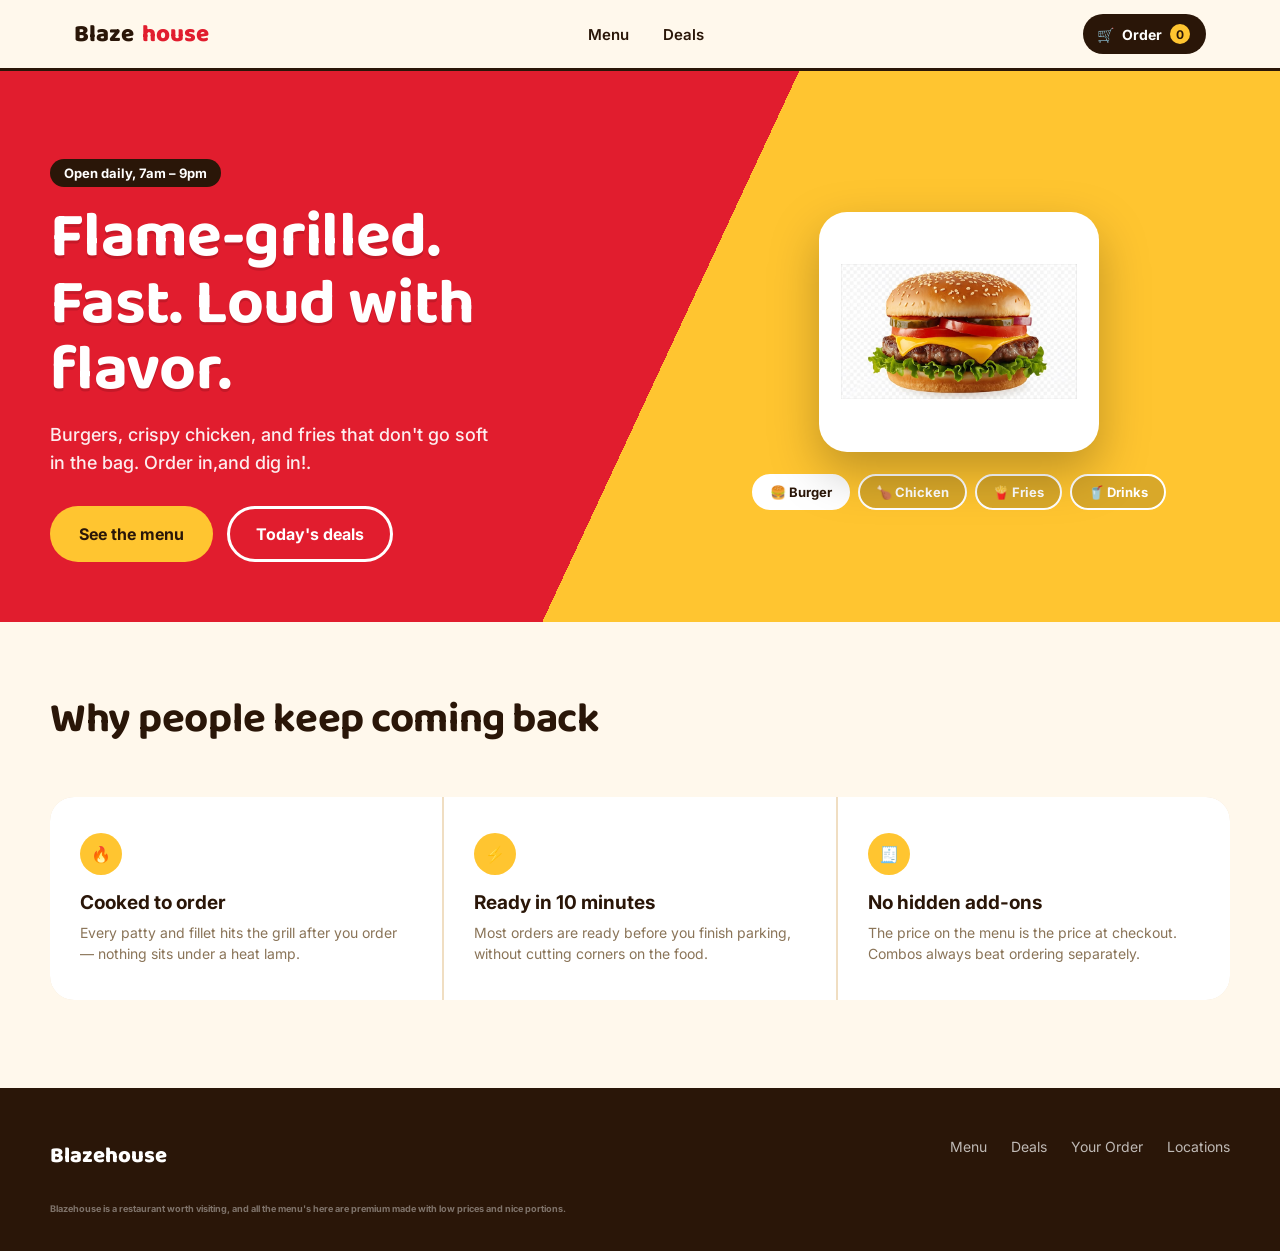
<file: index.html>
<!DOCTYPE html>
<html lang="en">
<head>
<meta charset="UTF-8">
<meta name="viewport" content="width=device-width, initial-scale=1.0">
<title>Blazehouse — Flame-grilled, fast.</title>
<link rel="preconnect" href="https://fonts.googleapis.com">
<link rel="preconnect" href="https://fonts.gstatic.com" crossorigin>
<link href="https://fonts.googleapis.com/css2?family=Baloo+2:wght@600;700;800&family=Inter:wght@400;500;600;700&display=swap" rel="stylesheet">
<link rel="stylesheet" href="style.css">
</head>
<body>

<nav>
  <div class="nav-inner">
    <div class="nav-logo">Blaze<span>house</span></div>
    <button class="nav-toggle" id="nav-toggle" aria-label="Toggle menu" aria-expanded="false" aria-controls="nav-links">
      <span></span><span></span><span></span>
    </button>
    <div class="nav-links" id="nav-links">
      <a href="menu.html" rel="noopener">Menu</a>
      <a href="deals.html" rel="noopener">Deals</a>
    </div>
    <a class="nav-cart-btn" href="order.html" rel="noopener">
      🛒 <span class="cart-text">Order</span> <span class="badge" id="cart-badge">0</span>
    </a>
  </div>
</nav>

<header class="hero">
  <div class="hero-inner">
    <div>
      <span class="hero-eyebrow">Open daily, 7am – 9pm</span>
      <h1>Flame-grilled.<br>Fast. Loud with flavor.</h1>
      <p>Burgers, crispy chicken, and fries that don't go soft in the bag. Order in,and dig in!.</p>
      <div class="hero-ctas">
        <a href="menu.html" rel="noopener" class="btn btn-yellow">See the menu</a>
        <a href="deals.html" rel="noopener" class="btn btn-outline">Today's deals</a>
      </div>
    </div>
    <div class="hero-visual">
      <div class="visual-stage" id="hero-visual-stage"><!-- filled by hero.js --></div>
      <div class="visual-tabs">
        <button class="visual-tab active" data-visual="burger">🍔 Burger</button>
        <button class="visual-tab" data-visual="chicken">🍗 Chicken</button>
        <button class="visual-tab" data-visual="fries">🍟 Fries</button>
        <button class="visual-tab" data-visual="drink">🥤 Drinks</button>
      </div>
    </div>
  </div>
</header>

<section id="why">
  <div class="section-inner">
    <div class="section-head">
      <h2>Why people keep coming back</h2>
    </div>
    <div class="why-grid">
      <div class="why-card">
        <div class="num">🔥</div>
        <h4>Cooked to order</h4>
        <p>Every patty and fillet hits the grill after you order — nothing sits under a heat lamp.</p>
      </div>
      <div class="why-card">
        <div class="num">⚡</div>
        <h4>Ready in 10 minutes</h4>
        <p>Most orders are ready before you finish parking, without cutting corners on the food.</p>
      </div>
      <div class="why-card">
        <div class="num">🧾</div>
        <h4>No hidden add-ons</h4>
        <p>The price on the menu is the price at checkout. Combos always beat ordering separately.</p>
      </div>
    </div>
  </div>
</section>

<footer>
  <div class="footer-inner">
    <div class="footer-logo">Blazehouse</div>
    <div class="footer-links">
      <a href="menu.html" rel="noopener">Menu</a>
      <a href="deals.html" rel="noopener">Deals</a>
      <a href="order.html" rel="noopener">Your Order</a>
      <a href="#">Locations</a>
    </div>
  </div>
  <div class="disclosure">
<h5>Blazehouse is a restaurant worth visiting, and all the menu's here are premium made with low prices and nice portions.</h5>
  </div>
</footer>

<div class="toast" id="toast"></div>
<script src="cart.js"></script>
<script src="data.js"></script>
<script src="hero.js"></script>
</body>
</html>
</file>
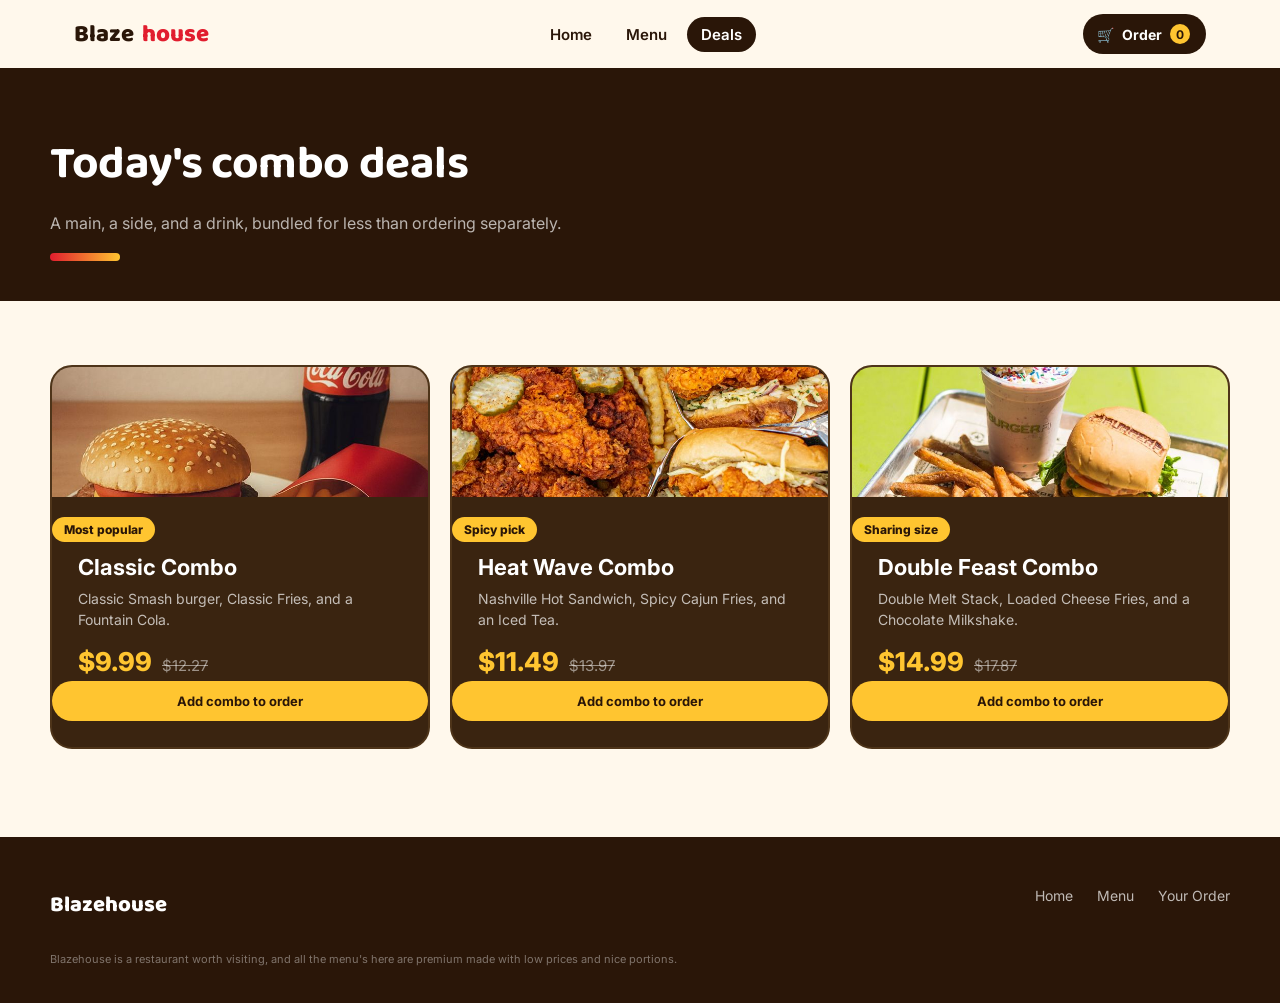
<file: deals.html>
<!DOCTYPE html>
<html lang="en">
<head>
<meta charset="UTF-8">
<meta name="viewport" content="width=device-width, initial-scale=1.0">
<title>Today's Deals — Blazehouse</title>
<link rel="preconnect" href="https://fonts.googleapis.com">
<link rel="preconnect" href="https://fonts.gstatic.com" crossorigin>
<link href="https://fonts.googleapis.com/css2?family=Baloo+2:wght@600;700;800&family=Inter:wght@400;500;600;700&display=swap" rel="stylesheet">
<link rel="stylesheet" href="style.css">
</head>
<body>

<nav>
  <div class="nav-inner">
    <div class="nav-logo">Blaze<span>house</span></div>
    <button class="nav-toggle" id="nav-toggle" aria-label="Toggle menu" aria-expanded="false" aria-controls="nav-links">
      <span></span><span></span><span></span>
    </button>
    <div class="nav-links" id="nav-links">
      <a href="index.html" rel="noopener">Home</a>
      <a href="menu.html" rel="noopener">Menu</a>
      <a href="deals.html" class="current">Deals</a>
    </div>
    <a class="nav-cart-btn" href="order.html" rel="noopener">
      🛒 <span class="cart-text">Order</span> <span class="badge" id="cart-badge">0</span>
    </a>
  </div>
</nav>

<div class="page-banner">
  <div class="page-banner-inner">
    <h1>Today's combo deals</h1>
    <p>A main, a side, and a drink, bundled for less than ordering separately.</p>
    <div class="accent-bar"></div>
  </div>
</div>

<section id="deals">
  <div class="section-inner">
    <div class="deal-grid" id="deal-grid"><!-- filled by deals.js --></div>
  </div>
</section>

<footer>
  <div class="footer-inner">
    <div class="footer-logo">Blazehouse</div>
    <div class="footer-links">
      <a href="index.html" rel="noopener">Home</a>
      <a href="menu.html" rel="noopener">Menu</a>
      <a href="order.html" rel="noopener">Your Order</a>
    </div>
  </div>
  <div class="disclosure">
    Blazehouse is a restaurant worth visiting, and all the menu's here are premium made with low prices and nice portions.
  </div>
</footer>

<div class="toast" id="toast"></div>
<script src="cart.js"></script>
<script src="data.js"></script>
<script src="deals.js"></script>
</body>
</html>
</file>
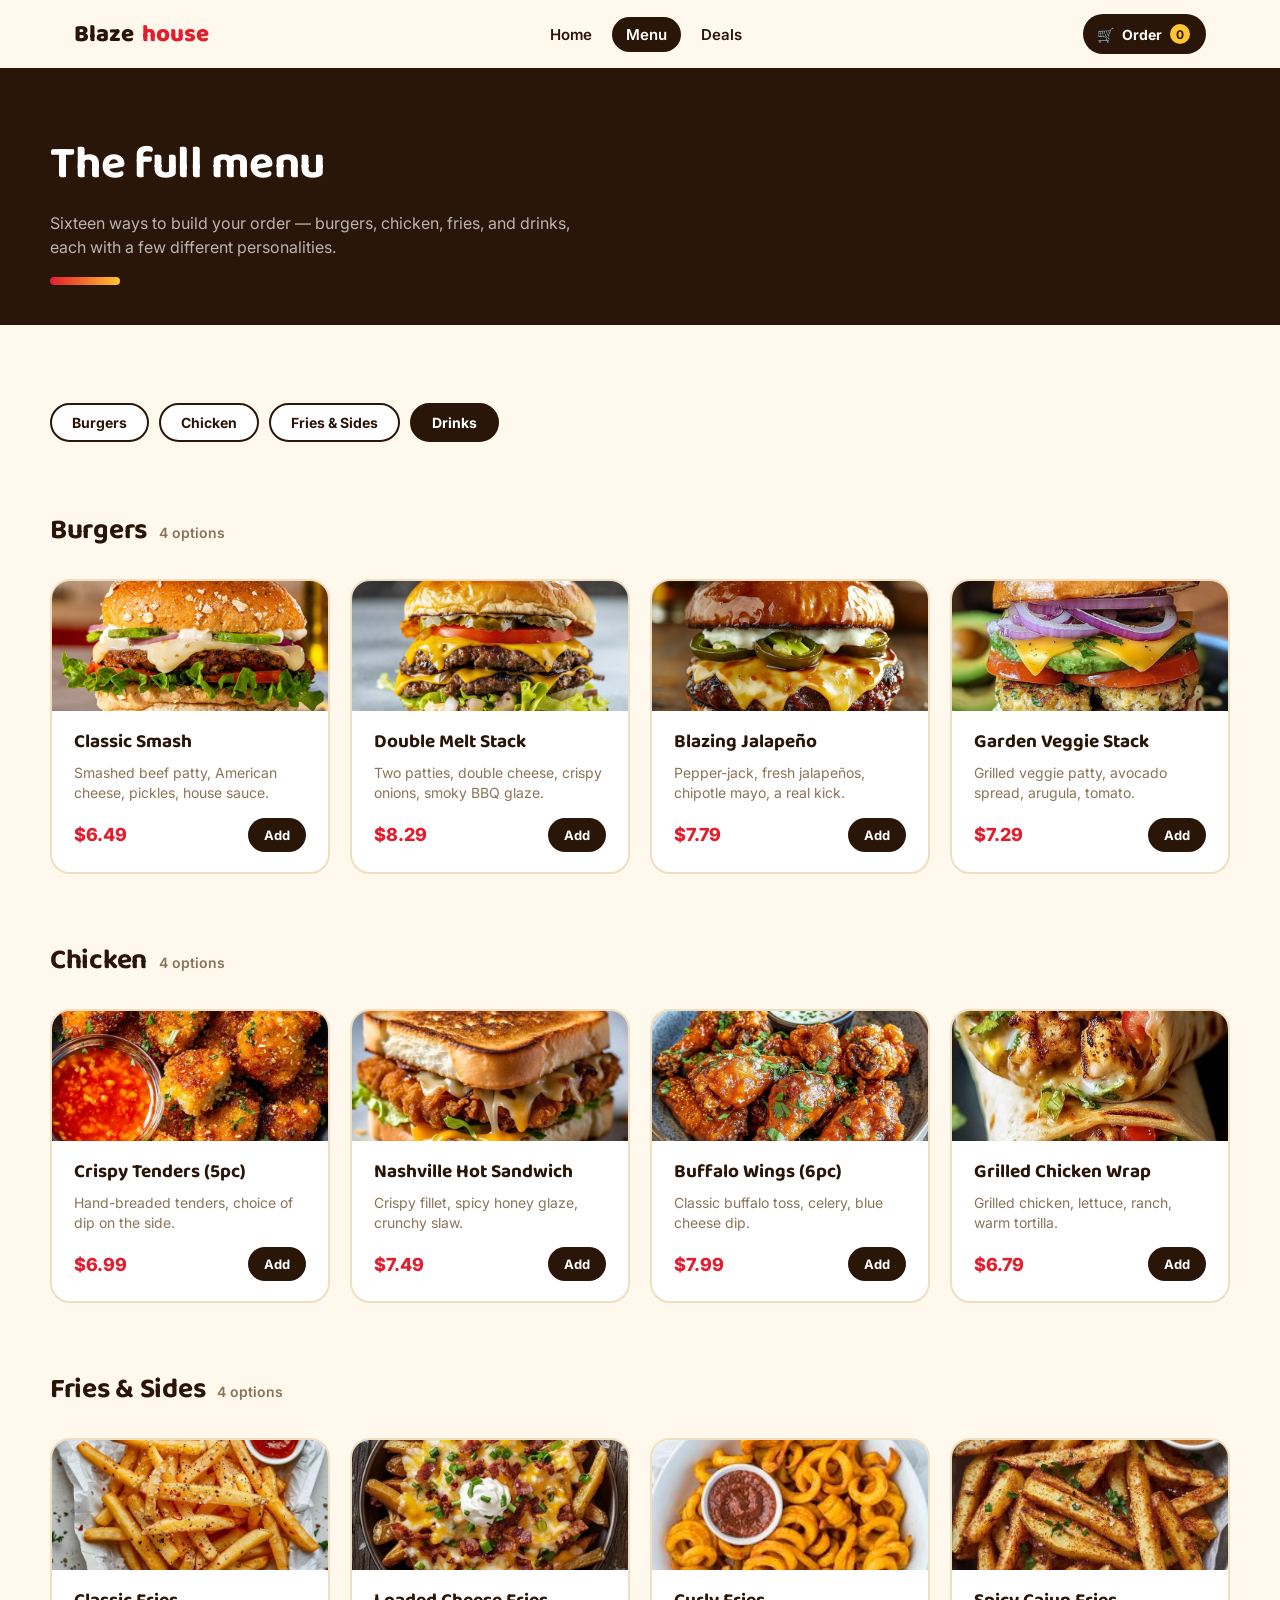
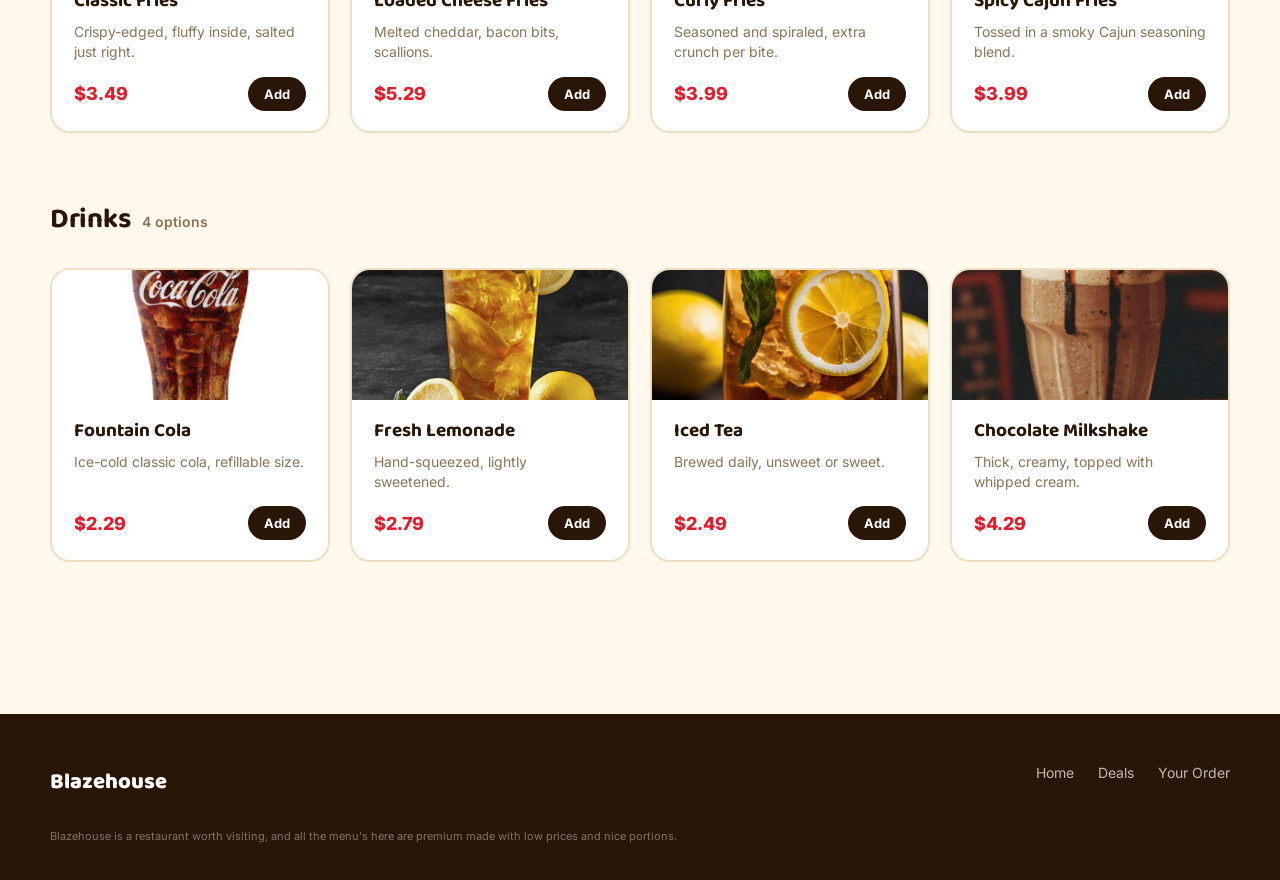
<file: menu.html>
<!DOCTYPE html>
<html lang="en">
<head>
<meta charset="UTF-8">
<meta name="viewport" content="width=device-width, initial-scale=1.0">
<title>Menu — Blazehouse</title>
<link rel="preconnect" href="https://fonts.googleapis.com">
<link rel="preconnect" href="https://fonts.gstatic.com" crossorigin>
<link href="https://fonts.googleapis.com/css2?family=Baloo+2:wght@600;700;800&family=Inter:wght@400;500;600;700&display=swap" rel="stylesheet">
<link rel="stylesheet" href="style.css">
</head>
<body>

<nav>
  <div class="nav-inner">
    <div class="nav-logo">Blaze<span>house</span></div>
    <button class="nav-toggle" id="nav-toggle" aria-label="Toggle menu" aria-expanded="false" aria-controls="nav-links">
      <span></span><span></span><span></span>
    </button>
    <div class="nav-links" id="nav-links">
      <a href="index.html" rel="noopener">Home</a>
      <a href="menu.html" class="current">Menu</a>
      <a href="deals.html" rel="noopener">Deals</a>
    </div>
    <a class="nav-cart-btn" href="order.html" rel="noopener">
      🛒 <span class="cart-text">Order</span> <span class="badge" id="cart-badge">0</span>
    </a>
  </div>
</nav>

<div class="page-banner">
  <div class="page-banner-inner">
    <h1>The full menu</h1>
    <p>Sixteen ways to build your order — burgers, chicken, fries, and drinks, each with a few different personalities.</p>
    <div class="accent-bar"></div>
  </div>
</div>

<section id="menu">
  <div class="section-inner">
    <div class="cat-tabs">
      <button class="cat-tab active" data-target="burgers" onclick="document.getElementById('burgers').scrollIntoView({behavior:'smooth'})">Burgers</button>
      <button class="cat-tab" data-target="chicken" onclick="document.getElementById('chicken').scrollIntoView({behavior:'smooth'})">Chicken</button>
      <button class="cat-tab" data-target="fries" onclick="document.getElementById('fries').scrollIntoView({behavior:'smooth'})">Fries & Sides</button>
      <button class="cat-tab" data-target="drinks" onclick="document.getElementById('drinks').scrollIntoView({behavior:'smooth'})">Drinks</button>
    </div>

    <div id="menu-groups"><!-- filled by menu.js --></div>
  </div>
</section>

<footer>
  <div class="footer-inner">
    <div class="footer-logo">Blazehouse</div>
    <div class="footer-links">
      <a href="index.html" rel="noopener">Home</a>
      <a href="deals.html" rel="noopener">Deals</a>
      <a href="order.html" rel="noopener">Your Order</a>
    </div>
  </div>
  <div class="disclosure">
    Blazehouse is a restaurant worth visiting, and all the menu's here are premium made with low prices and nice portions.
  </div>
</footer>

<div class="toast" id="toast"></div>
<script src="cart.js"></script>
<script src="data.js"></script>
<script src="menu.js"></script>
</body>
</html>
</file>
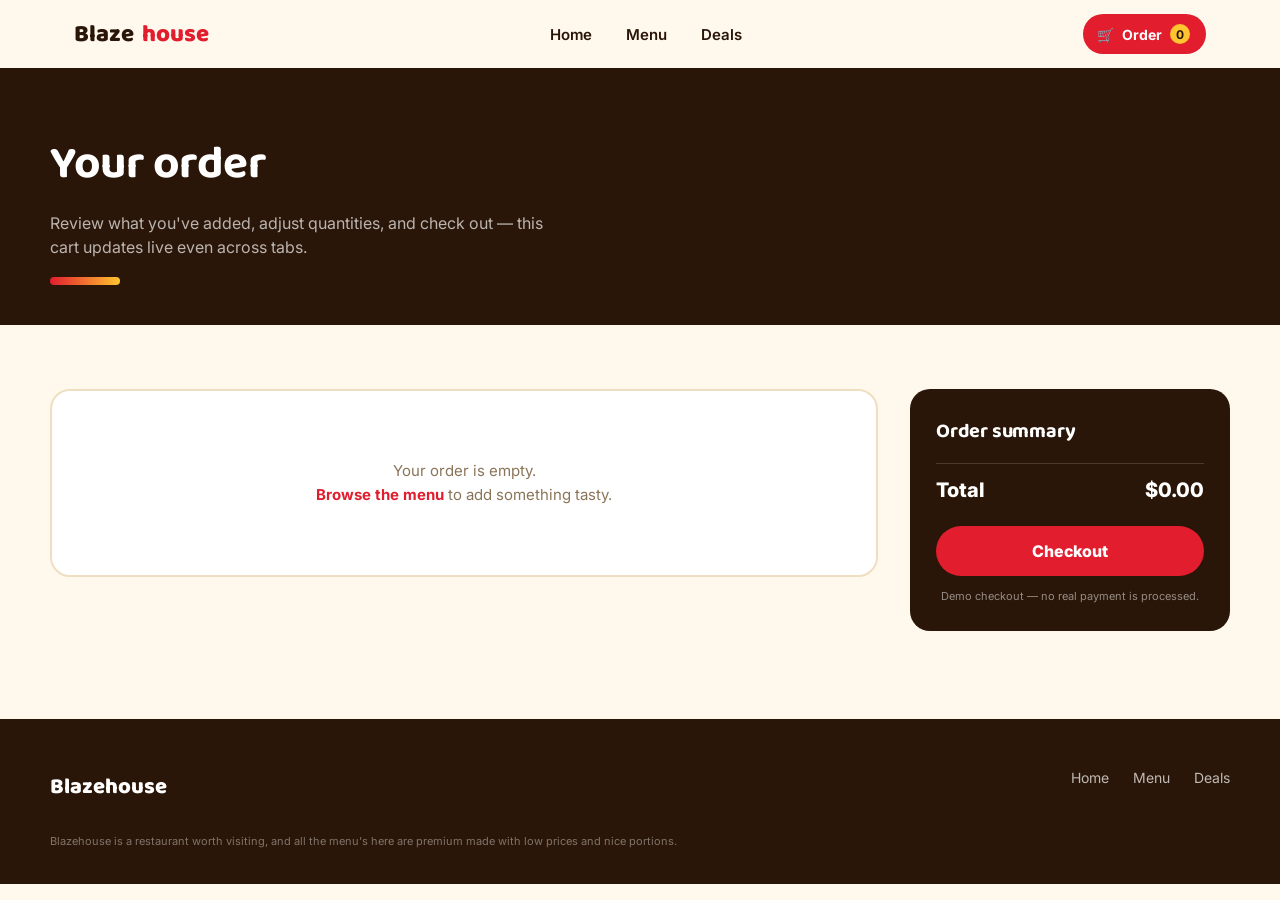
<file: order.html>
<!DOCTYPE html>
<html lang="en">
<head>
<meta charset="UTF-8">
<meta name="viewport" content="width=device-width, initial-scale=1.0">
<title>Your Order — Blazehouse</title>
<link rel="preconnect" href="https://fonts.googleapis.com">
<link rel="preconnect" href="https://fonts.gstatic.com" crossorigin>
<link href="https://fonts.googleapis.com/css2?family=Baloo+2:wght@600;700;800&family=Inter:wght@400;500;600;700&display=swap" rel="stylesheet">
<link rel="stylesheet" href="style.css">
</head>
<body>

<nav>
  <div class="nav-inner">
    <div class="nav-logo">Blaze<span>house</span></div>
    <button class="nav-toggle" id="nav-toggle" aria-label="Toggle menu" aria-expanded="false" aria-controls="nav-links">
      <span></span><span></span><span></span>
    </button>
    <div class="nav-links" id="nav-links">
      <a href="index.html" rel="noopener">Home</a>
      <a href="menu.html" rel="noopener">Menu</a>
      <a href="deals.html" rel="noopener">Deals</a>
    </div>
    <a class="nav-cart-btn" href="order.html" style="background:var(--red);">
      🛒 <span class="cart-text">Order</span> <span class="badge" id="cart-badge">0</span>
    </a>
  </div>
</nav>

<div class="page-banner">
  <div class="page-banner-inner">
    <h1>Your order</h1>
    <p>Review what you've added, adjust quantities, and check out — this cart updates live even across tabs.</p>
    <div class="accent-bar"></div>
  </div>
</div>

<section id="order">
  <div class="section-inner">
    <div class="order-layout">
      <div class="order-list" id="order-items"><!-- filled by order.js --></div>

      <div class="order-summary">
        <h3>Order summary</h3>
        <div class="order-total-row"><span>Total</span><span id="order-total">$0.00</span></div>
        <button class="checkout-btn" id="checkout-btn">Checkout</button>
        <div class="order-note">Demo checkout — no real payment is processed.</div>
      </div>
    </div>
  </div>
</section>

<footer>
  <div class="footer-inner">
    <div class="footer-logo">Blazehouse</div>
    <div class="footer-links">
      <a href="index.html" rel="noopener">Home</a>
      <a href="menu.html" rel="noopener">Menu</a>
      <a href="deals.html" rel="noopener">Deals</a>
    </div>
  </div>
  <div class="disclosure">
    Blazehouse is a restaurant worth visiting, and all the menu's here are premium made with low prices and nice portions.
  </div>
</footer>

<div class="toast" id="toast"></div>
<script src="cart.js"></script>
<script src="order.js"></script>
</body>
</html>
</file>
<file: style.css>
:root{
  --red:#E11D2E;
  --red-deep:#A80F1E;
  --yellow:#FFC530;
  --yellow-deep:#F2A900;
  --cream:#FFF8EC;
  --white:#FFFFFF;
  --ink:#2A1608;
  --muted:#8A7458;
  --line:#F0DEC2;
}
*{box-sizing:border-box; margin:0; padding:0;}
html{scroll-behavior:smooth;}
body{
  background:var(--cream);
  color:var(--ink);
  font-family:'Inter', -apple-system, BlinkMacSystemFont, 'Segoe UI', Roboto, sans-serif;
  -webkit-font-smoothing:antialiased;
  overflow-x:hidden;
}
h1,h2,h3,.display{
  font-family:'Baloo 2', 'Inter', sans-serif;
  font-weight:700;
  letter-spacing:-.01em;
  color:var(--ink);
}
a{color:inherit; text-decoration:none;}
button{font-family:inherit; cursor:pointer;}

/* ---------- NAV (shared on every page) ---------- */
nav{
  position:sticky; top:0; z-index:200;
  background:var(--cream);
  border-bottom:3px solid var(--ink);
}
.nav-inner{
  max-width:1180px; margin:0 auto; padding:0 24px;
  height:68px; display:flex; align-items:center; justify-content:space-between;
  position:relative;
}
.nav-logo{
  font-family:'Baloo 2', sans-serif; font-weight:800; font-size:24px;
  display:flex; align-items:center; gap:8px;
}
.nav-logo span{ color:var(--red); }
.nav-links{ display:flex; gap:6px; }
.nav-links a{
  font-weight:600; font-size:15px; padding:8px 14px; border-radius:999px;
  color:var(--ink); transition:background .18s ease, color .18s ease;
}
.nav-links a:hover{ background:var(--yellow); }
.nav-links a.current{ background:var(--ink); color:var(--white); }

.nav-toggle{
  display:none; flex-direction:column; justify-content:center; gap:5px;
  width:38px; height:38px; border:2px solid var(--ink); border-radius:10px;
  background:var(--white); padding:0; flex-shrink:0;
}
.nav-toggle span{
  display:block; width:18px; height:2px; margin:0 auto; background:var(--ink);
  transition:transform .2s ease, opacity .2s ease;
}
.nav-toggle.open span:nth-child(1){ transform:translateY(7px) rotate(45deg); }
.nav-toggle.open span:nth-child(2){ opacity:0; }
.nav-toggle.open span:nth-child(3){ transform:translateY(-7px) rotate(-45deg); }

@media (max-width:900px){
  .nav-toggle{ display:flex; order:2; }
  .nav-cart-btn{ order:3; }
  .nav-links{
    display:none; position:absolute; top:100%; left:0; right:0;
    flex-direction:column; gap:2px; background:var(--cream);
    border-bottom:3px solid var(--ink); padding:10px 20px 18px;
    box-shadow:0 12px 18px rgba(0,0,0,.08);
  }
  .nav-links.open{ display:flex; }
  .nav-links a{ padding:12px 14px; }
}

.nav-cart-btn{
  display:flex; align-items:center; gap:8px;
  background:var(--ink); color:var(--white); border:none;
  padding:10px 16px 10px 14px; border-radius:999px; font-weight:700; font-size:14px;
  flex-shrink:0; white-space:nowrap;
}
.nav-cart-btn:hover{ background:var(--red); }
.nav-cart-btn .badge{
  background:var(--yellow); color:var(--ink); border-radius:999px;
  min-width:20px; height:20px; display:inline-flex; align-items:center; justify-content:center;
  font-size:12px; padding:0 5px;
}
@media (max-width:380px){
  .nav-cart-btn{ padding:9px 12px; gap:6px; }
  .nav-cart-btn .cart-text{ display:none; }
}

/* ---------- HOME HERO ---------- */
.hero{
  position:relative;
  background:linear-gradient(115deg, var(--red) 0%, var(--red) 52%, var(--yellow) 52%, var(--yellow) 100%);
  padding:88px 24px 60px;
  overflow:hidden;
}
.hero-inner{
  max-width:1180px; margin:0 auto;
  display:grid; grid-template-columns:1.1fr 1fr; gap:40px; align-items:center;
}
.hero-eyebrow{
  display:inline-block; background:var(--ink); color:var(--white);
  font-weight:700; font-size:13px; padding:6px 14px; border-radius:999px; margin-bottom:18px;
}
.hero h1{
  color:var(--white); font-size:clamp(38px,5.4vw,64px); line-height:1.04;
  text-shadow:0 3px 0 rgba(0,0,0,.12);
}
.hero p{
  color:rgba(255,255,255,.92); font-size:18px; max-width:440px; margin-top:16px; line-height:1.55; font-weight:500;
}
.hero-ctas{ display:flex; gap:14px; margin-top:30px; flex-wrap:wrap; }
.btn{
  display:inline-flex; align-items:center; gap:8px;
  padding:15px 26px; border-radius:999px; font-weight:700; font-size:16px; border:3px solid transparent;
  transition:transform .15s ease, background .15s ease;
}
.btn:active{ transform:scale(.97); }
.btn-yellow{ background:var(--yellow); color:var(--ink); }
.btn-yellow:hover{ background:var(--yellow-deep); }
.btn-outline{ background:transparent; border-color:var(--white); color:var(--white); }
.btn-outline:hover{ background:rgba(255,255,255,.15); }

/* Hero visual switcher (burger / chicken / fries / drink) */
.hero-visual{ display:flex; flex-direction:column; align-items:center; gap:22px; height:340px; justify-content:center; }
.visual-stage{
  width:280px; height:240px; background:var(--white); border-radius:28px;
  display:flex; align-items:center; justify-content:center; padding:22px;
  filter:drop-shadow(0 20px 24px rgba(0,0,0,.25));
  animation:bob 4.5s ease-in-out infinite;
}
.visual-stage img{ max-width:100%; max-height:100%; object-fit:contain; transition:opacity .15s ease; }
.visual-stage.swap img{ opacity:0; }
@keyframes bob{ 0%,100%{ transform:translateY(0); } 50%{ transform:translateY(-10px); } }

.visual-tabs{ display:flex; gap:8px; flex-wrap:wrap; justify-content:center; }
.visual-tab{
  border:2px solid var(--white); background:rgba(0,0,0,.15); color:var(--white);
  padding:8px 16px; border-radius:999px; font-weight:700; font-size:13px;
  transition:background .15s ease, color .15s ease, transform .15s ease;
}
.visual-tab:hover{ transform:translateY(-1px); background:rgba(0,0,0,.28); }
.visual-tab.active{ background:var(--white); color:var(--ink); }

/* ---------- SUBPAGE BANNER (menu / deals / order) ---------- */
.page-banner{
  background:var(--ink); color:var(--white); padding:56px 24px 40px;
}
.page-banner-inner{ max-width:1180px; margin:0 auto; }
.page-banner h1{ color:var(--white); font-size:clamp(30px,4.4vw,46px); }
.page-banner p{ color:rgba(255,255,255,.68); margin-top:10px; max-width:520px; font-size:16px; line-height:1.5; }
.accent-bar{ width:70px; height:8px; border-radius:999px; margin-top:18px; background:linear-gradient(90deg, var(--red), var(--yellow)); }

/* ---------- SECTION SHELL ---------- */
section{ padding:64px 24px 88px; }
.section-inner{ max-width:1180px; margin:0 auto; }
.section-head{ max-width:600px; margin-bottom:44px; }
.section-head h2{ font-size:clamp(28px,4vw,42px); }
.section-head p{ color:var(--muted); font-size:16px; margin-top:10px; line-height:1.5; }

/* Category filter tabs */
.cat-tabs{
  display:flex; gap:10px; flex-wrap:wrap; margin-bottom:52px;
  position:sticky; top:68px; z-index:50; background:var(--cream); padding:14px 0;
}
.cat-tab{
  border:2px solid var(--ink); background:var(--white); color:var(--ink);
  padding:9px 20px; border-radius:999px; font-weight:700; font-size:14px;
  transition:background .15s ease, color .15s ease;
}
.cat-tab.active{ background:var(--ink); color:var(--white); }
.cat-tab:hover{ background:var(--yellow); border-color:var(--yellow); }

/* Menu group + cards */
.menu-group{ margin-bottom:64px; scroll-margin-top:150px; }
.menu-group-head{ display:flex; align-items:baseline; gap:12px; margin-bottom:26px; }
.menu-group-head h3{ font-size:28px; }
.menu-group-head .count{ color:var(--muted); font-weight:600; font-size:14px; }

.menu-grid{ display:grid; grid-template-columns:repeat(auto-fill, minmax(250px,1fr)); gap:20px; }
.menu-card{
  background:var(--white); border-radius:20px; overflow:hidden;
  border:2px solid var(--line); display:flex; flex-direction:column;
  transition:border-color .15s ease, transform .15s ease;
}
.menu-card:hover{ border-color:var(--yellow-deep); transform:translateY(-3px); }
.menu-card > *:not(.card-visual){ padding-left:22px; padding-right:22px; }
.menu-card h4{ font-family:'Baloo 2',sans-serif; font-size:19px; font-weight:700; margin-top:16px; }
.menu-card p{ color:var(--muted); font-size:14px; line-height:1.45; margin-top:6px; flex-grow:1; }
.menu-card .card-foot{ display:flex; align-items:center; justify-content:space-between; margin-top:14px; margin-bottom:20px; }
.menu-card .price{ font-weight:800; font-size:18px; color:var(--red); }

/* Card visual (SVG food preview) */
.card-visual{ width:100%; height:130px; background:var(--cream); overflow:hidden; }
.card-visual img{ width:100%; height:100%; object-fit:cover; display:block; }
.card-visual.dark{ background:#3A2410; }
.card-visual.small{ width:64px; height:64px; border-radius:12px; flex-shrink:0; }

.add-btn{
  background:var(--ink); color:var(--white); border:none; border-radius:999px;
  padding:9px 16px; font-weight:700; font-size:13px; transition:background .15s ease;
}
.add-btn:hover{ background:var(--red); }
.add-btn.wide{ width:100%; padding:12px 16px; margin-top:4px; }

/* Deals grid */
.deal-grid{ display:grid; grid-template-columns:repeat(3,1fr); gap:20px; }
.deal-card{
  background:#3A2410; border-radius:22px; overflow:hidden; position:relative;
  border:2px solid #4E3419; display:flex; flex-direction:column;
}
.deal-card > *:not(.card-visual){ padding-left:26px; padding-right:26px; }
.deal-card .tag{
  display:inline-block; background:var(--yellow); color:var(--ink); font-weight:800; font-size:12px;
  padding:5px 12px; border-radius:999px; margin-top:20px; width:fit-content;
}
.deal-card h4{ color:var(--white); font-size:22px; margin-top:12px; }
.deal-card p{ color:rgba(255,255,255,.7); font-size:14px; line-height:1.5; margin-top:8px; }
.deal-card .price-row{ display:flex; align-items:baseline; gap:10px; margin-top:16px; }
.deal-card .price-now{ font-size:26px; font-weight:800; color:var(--yellow); }
.deal-card .price-was{ font-size:15px; color:rgba(255,255,255,.5); text-decoration:line-through; }
.deal-card .add-btn.wide{ background:var(--yellow); color:var(--ink); margin-bottom:26px; }
.deal-card .add-btn.wide:hover{ background:var(--yellow-deep); }
@media (max-width:900px){ .deal-grid{ grid-template-columns:1fr; } }

/* Why us strip (home page) */
.why-grid{ display:grid; grid-template-columns:repeat(3,1fr); gap:2px; background:var(--line); border-radius:24px; overflow:hidden; }
.why-card{ background:var(--white); padding:36px 30px; }
.why-card .num{ width:42px; height:42px; border-radius:50%; background:var(--yellow); display:flex; align-items:center; justify-content:center; font-weight:800; margin-bottom:16px; }
.why-card h4{ font-size:19px; margin-bottom:8px; }
.why-card p{ color:var(--muted); font-size:14px; line-height:1.5; }
@media (max-width:860px){ .why-grid{ grid-template-columns:1fr; } }

/* ---------- ORDER PAGE ---------- */
.order-layout{ display:grid; grid-template-columns:1fr 320px; gap:32px; align-items:start; }
@media (max-width:860px){ .order-layout{ grid-template-columns:1fr; } }

.order-list{ background:var(--white); border-radius:20px; border:2px solid var(--line); padding:8px 22px; }
.order-row{ display:flex; align-items:center; gap:14px; padding:16px 0; border-bottom:1px solid var(--line); }
.order-row:last-child{ border-bottom:none; }
.order-row .info{ flex:1; min-width:0; }
.order-row .info .name{ font-weight:700; font-size:15px; }
.order-row .info .unit-price{ color:var(--muted); font-size:12px; margin-top:2px; }
.order-row .line-total{ font-weight:800; font-size:15px; min-width:64px; text-align:right; }
.order-empty{ color:var(--muted); text-align:center; padding:60px 20px; font-size:15px; line-height:1.6; }
.order-empty a{ color:var(--red); font-weight:700; }

.qty-control{ display:flex; align-items:center; gap:8px; }
.qty-control button{
  width:26px; height:26px; border-radius:50%; border:2px solid var(--ink); background:var(--white);
  font-weight:800; font-size:14px; line-height:1; display:flex; align-items:center; justify-content:center;
}
.qty-control button:hover{ background:var(--yellow); }
.qty-control span{ min-width:16px; text-align:center; font-weight:700; font-size:14px; }

.order-summary{
  background:var(--ink); color:var(--white); border-radius:20px; padding:26px; position:sticky; top:150px;
}
.order-summary h3{ color:var(--white); font-size:20px; margin-bottom:16px; }
.order-total-row{ display:flex; justify-content:space-between; font-weight:800; font-size:20px; padding:14px 0; border-top:1px solid rgba(255,255,255,.15); margin-top:6px; }
.checkout-btn{ width:100%; background:var(--red); color:var(--white); border:none; border-radius:999px; padding:15px; font-weight:800; font-size:16px; margin-top:10px; }
.checkout-btn:hover{ background:#c81528; }
.order-note{ font-size:11px; color:rgba(255,255,255,.5); margin-top:12px; text-align:center; line-height:1.5; }

/* toast */
.toast{
  position:fixed; bottom:26px; left:50%; transform:translateX(-50%) translateY(20px);
  background:var(--ink); color:var(--white); padding:13px 22px; border-radius:999px;
  font-weight:600; font-size:14px; opacity:0; pointer-events:none; transition:all .25s ease; z-index:400;
}
.toast.show{ opacity:1; transform:translateX(-50%) translateY(0); }

footer{ background:var(--ink); color:rgba(255,255,255,.7); padding:50px 24px 34px; }
.footer-inner{ max-width:1180px; margin:0 auto; display:flex; justify-content:space-between; flex-wrap:wrap; gap:24px; }
.footer-logo{ font-family:'Baloo 2',sans-serif; font-weight:800; font-size:22px; color:var(--white); }
.footer-links{ display:flex; gap:24px; flex-wrap:wrap; font-size:14px; }
.footer-links a:hover{ color:var(--white); }
.disclosure{ max-width:1180px; margin:28px auto 0; font-size:11px; line-height:1.6; color:rgba(255,255,255,.4); }

@media (max-width:860px){
  .hero-inner{ grid-template-columns:1fr; text-align:center; }
  .hero p{ margin-left:auto; margin-right:auto; }
  .hero-ctas{ justify-content:center; }
  .hero-visual{ height:auto; margin-top:20px; }
  .visual-stage{ width:220px; height:190px; }
}

@media (max-width:600px){
  .hero{ padding:56px 18px 40px; }
  .hero h1{ line-height:1.08; }
  .hero p{ font-size:16px; }
  .hero-ctas{ flex-direction:column; align-items:stretch; }
  .btn{ justify-content:center; }

  .page-banner{ padding:40px 18px 30px; }
  section{ padding:40px 18px 56px; }
  .section-head{ margin-bottom:30px; }

  .why-card{ padding:26px 20px; }

  .cat-tabs{ top:58px; margin-bottom:34px; }
  .menu-group{ margin-bottom:44px; }
  .menu-grid{ grid-template-columns:repeat(auto-fill, minmax(150px,1fr)); gap:14px; }
  .menu-card > *:not(.card-visual){ padding-left:14px; padding-right:14px; }
  .menu-card .card-foot{ flex-wrap:wrap; gap:8px; }
  .menu-card .add-btn{ padding:8px 14px; }

  .order-summary{ position:static; top:auto; }
}

@media (max-width:480px){
  .nav-inner{ padding:0 16px; }
  .deal-card > *:not(.card-visual){ padding-left:18px; padding-right:18px; }

  .order-row{ flex-wrap:wrap; row-gap:10px; padding:14px 0; }
  .order-row .info{ flex:1 1 55%; }
  .order-row .qty-control{ order:3; }
  .order-row .line-total{ order:4; margin-left:auto; text-align:right; }
}
</file>
